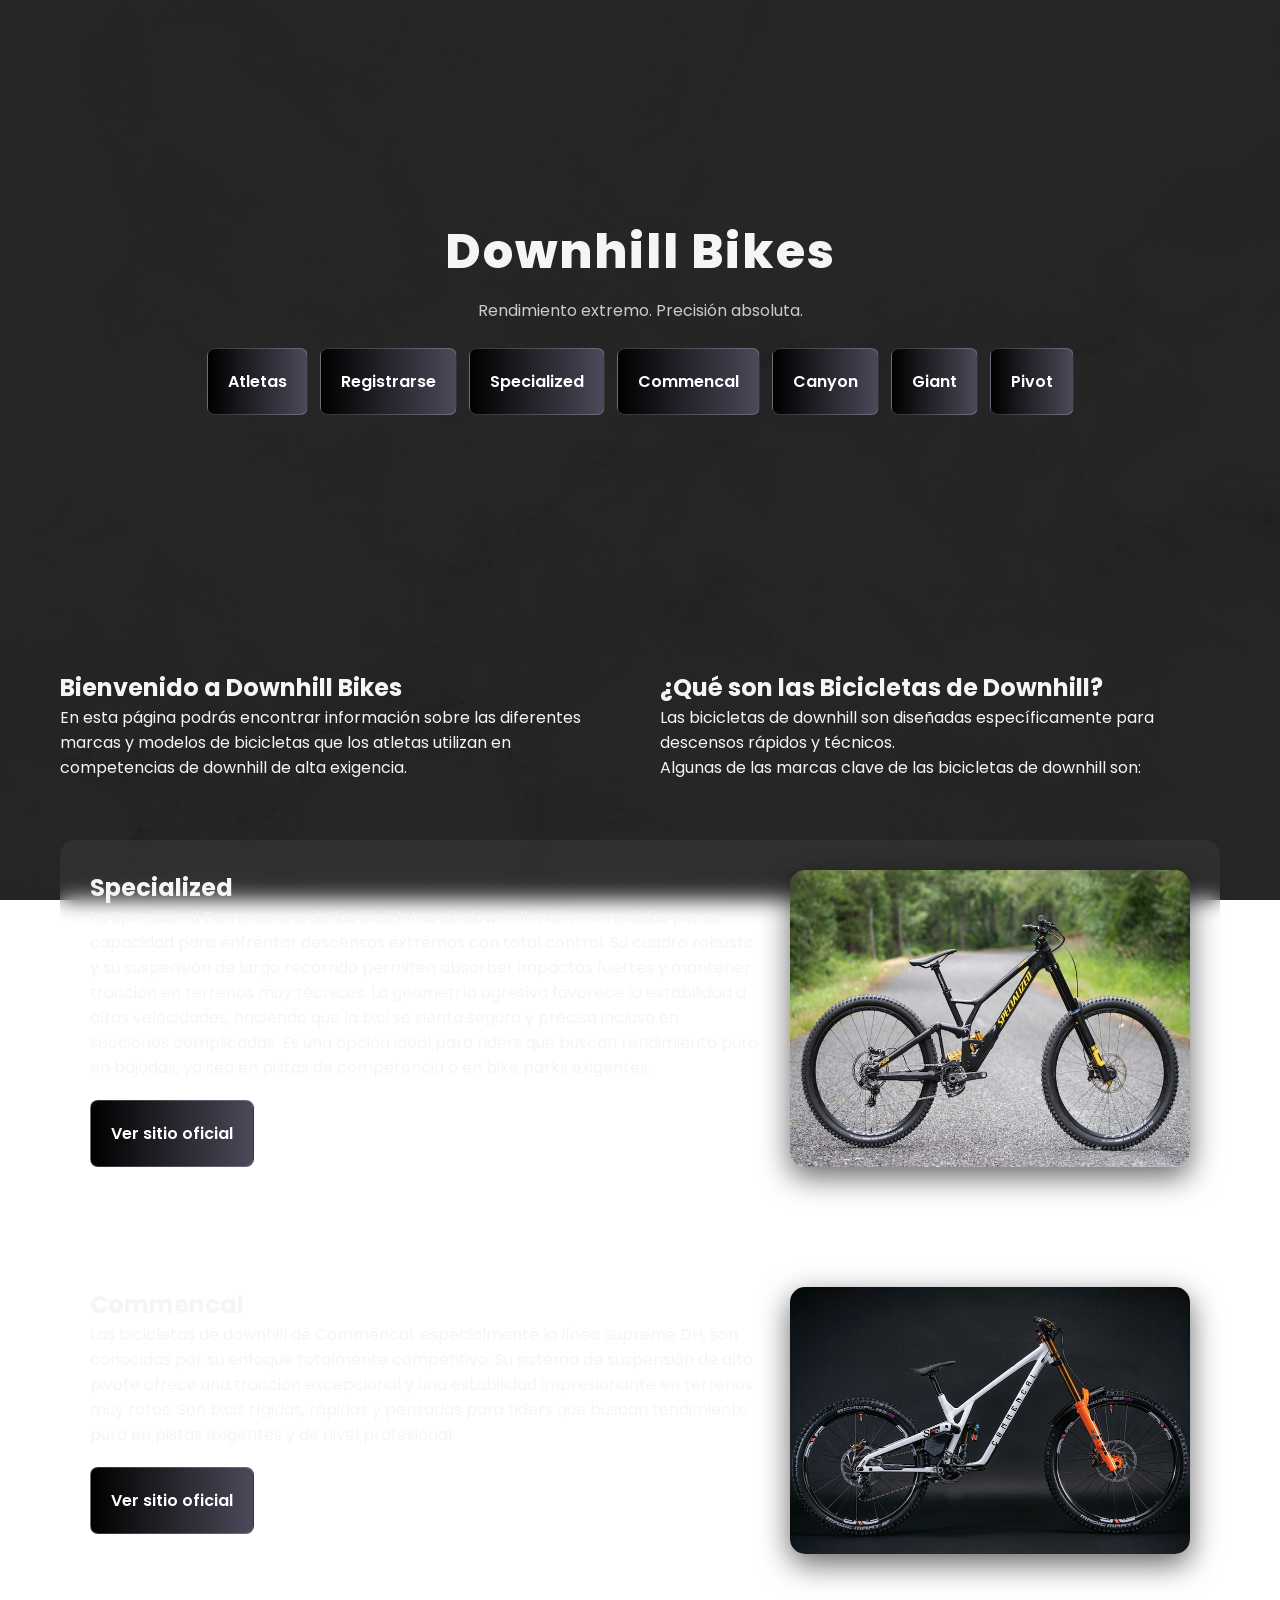
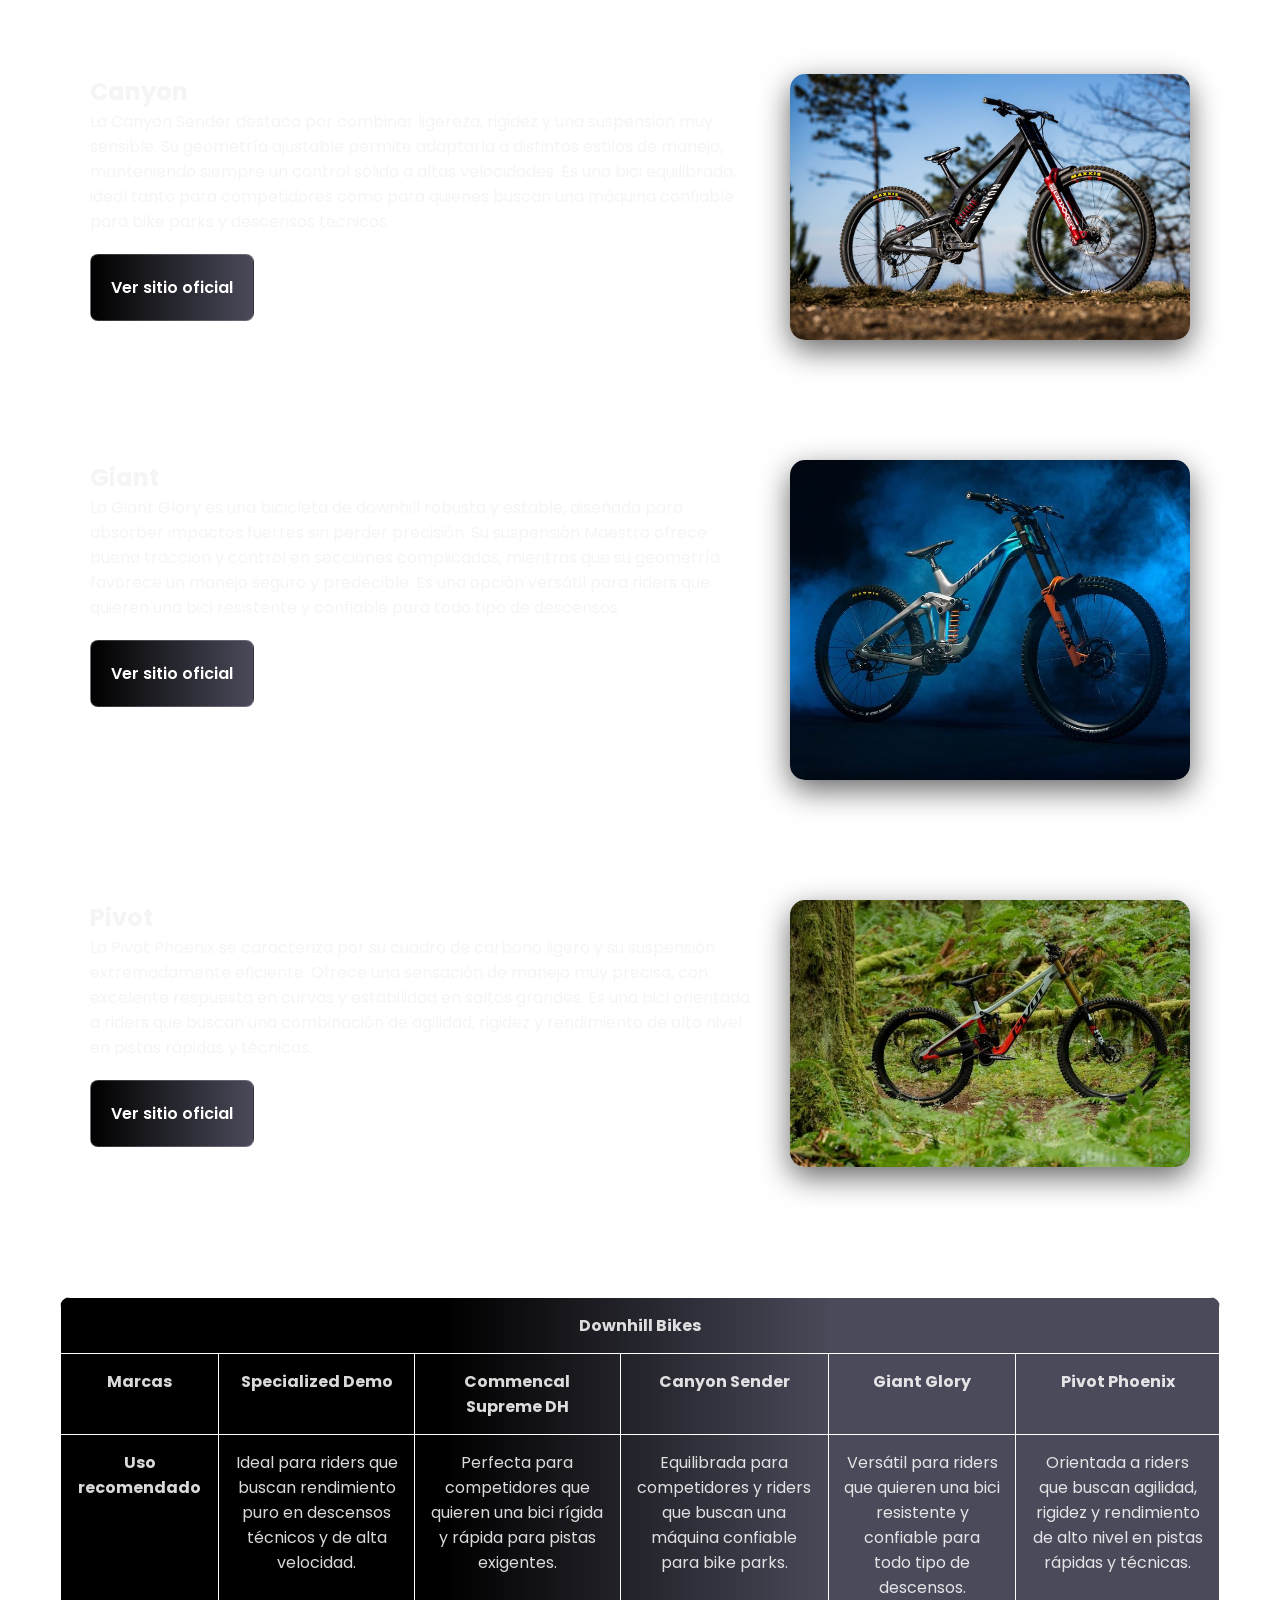
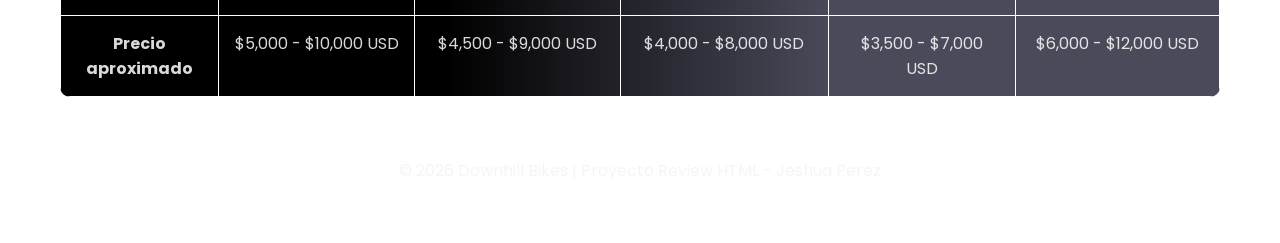
<file: index.html>
<!DOCTYPE html>
<html lang="es">
<head>
    <meta charset="UTF-8">
    <meta name="viewport" content="width=device-width, initial-scale=1.0">
    <meta name="description" content= "Pagina de practica de HTML, para aplicar conocimientos adquiridos en Campus Tec">
    <meta name="keywords" content="HTML, CSS, PAGINA WEB, CAMPUS TEC">
    <meta name="author" content="Jeshua Perez">
    <meta name="aplication-name" content="Campus Tec">
    <meta name="generator" content="Vscode">
    <link rel="icon" type="image/png" href="images/favicon/favicon-96x96.png" sizes="96x96" />
    <link rel="icon" type="image/svg+xml" href="images/favicon/favicon.svg" />
    <link rel="shortcut icon" href="images/favicon/favicon.ico" />
    <link rel="apple-touch-icon" sizes="180x180" href="images/favicon/apple-touch-icon.png" />
    <meta name="apple-mobile-web-app-title" content="MyWebSite" />
    <link rel="manifest" href="images/favicon/site.webmanifest" />

    <title>Downhill Bikes</title>

    <!-- Google Font -->
    <link href="https://fonts.googleapis.com/css2?family=Poppins:wght@300;600;800&display=swap" rel="stylesheet">

    <link rel="stylesheet" href="css/Estilos.css">
</head>

<body>

<header class="hero">
    <div class="hero-content">
        <h1>Downhill Bikes</h1>
        <p>Rendimiento extremo. Precisión absoluta.</p>

        <nav class="botonera">
            <a class="btn" href="pages/Atletas.html">Atletas</a>
            <a class="btn" href="pages/Registro.html">Registrarse</a>
            <a class="btn" href="#Specialized">Specialized</a>
            <a class="btn" href="#Commencal">Commencal</a>
            <a class="btn" href="#Canyon">Canyon</a>
            <a class="btn" href="#Giant">Giant</a>
            <a class="btn" href="#Pivot">Pivot</a>
        </nav>
    </div>
</header>

<main>

<section class="intro">
    <div class="fila">
        <div class="izquierda">
            <h2>Bienvenido a Downhill Bikes</h2>
            <p>En esta página podrás encontrar información sobre las diferentes marcas y modelos de bicicletas que los atletas utilizan en competencias de downhill de alta exigencia.</p>
        </div>

        <div class="derecha">
            <h2>¿Qué son las Bicicletas de Downhill?</h2>
            <p>Las bicicletas de downhill son diseñadas específicamente para descensos rápidos y técnicos.</p>
            <p>Algunas de las marcas clave de las bicicletas de downhill son:</p>
        </div>
    </div>
</section>

<section id="Specialized" class="bike-section">
    <div class="bike-text">
        <h2>Specialized</h2>
        <p>La Specialized Demo es una de las bicicletas de downhill más reconocidas por su capacidad para enfrentar descensos extremos con total control. Su cuadro robusto y su suspensión de largo recorrido permiten absorber impactos fuertes y mantener tracción en terrenos muy técnicos. La geometría agresiva favorece la estabilidad a altas velocidades, haciendo que la bici se sienta segura y precisa incluso en secciones complicadas. Es una opción ideal para riders que buscan rendimiento puro en bajadas, ya sea en pistas de competencia o en bike parks exigentes.</p>
        <a href="https://www.specialized.com/es/es/shop/bicicletas/bicicletas-de-montana/bicis-de-descenso/demo" class="btn">Ver sitio oficial</a>
    </div>
    <img src="images/Specialized.jpg" alt="Specialized Demo" class="bike-image">
</section>

<section id="Commencal" class="bike-section">
    <div class="bike-text">
        <h2>Commencal</h2>
        <p>Las bicicletas de downhill de Commencal, especialmente la línea Supreme DH, son conocidas por su enfoque totalmente competitivo. Su sistema de suspensión de alto pivote ofrece una tracción excepcional y una estabilidad impresionante en terrenos muy rotos. Son bicis rígidas, rápidas y pensadas para riders que buscan rendimiento puro en pistas exigentes y de nivel profesional.</p>
        <a href="https://www.commencal.com/es/landing-supreme-dh-v5.html" class="btn">Ver sitio oficial</a>
    </div>
    <img src="images/Commencal.jpg" alt="Commencal Supreme DH" class="bike-image">
</section>

<section id="Canyon" class="bike-section">
    <div class="bike-text">
        <h2>Canyon</h2>
        <p>La Canyon Sender destaca por combinar ligereza, rigidez y una suspensión muy sensible. Su geometría ajustable permite adaptarla a distintos estilos de manejo, manteniendo siempre un control sólido a altas velocidades. Es una bici equilibrada, ideal tanto para competidores como para quienes buscan una máquina confiable para bike parks y descensos técnicos.</p>
        <a href="https://www.canyon.com/es-es/bicicletas-de-montana/downhill-bikes/sender/?msockid=1216f90034e06152028fef8a355e60a3" class="btn">Ver sitio oficial</a>
    </div>
    <img src="images/Canyon.jpg" alt="Canyon Sender" class="bike-image">
</section>

<section id="Giant" class="bike-section">
    <div class="bike-text">
        <h2>Giant</h2>
        <p>La Giant Glory es una bicicleta de downhill robusta y estable, diseñada para absorber impactos fuertes sin perder precisión. Su suspensión Maestro ofrece buena tracción y control en secciones complicadas, mientras que su geometría favorece un manejo seguro y predecible. Es una opción versátil para riders que quieren una bici resistente y confiable para todo tipo de descensos</p>
        <a href="https://www.giant-bicycles.com/global/glory-advanced-range" class="btn">Ver sitio oficial</a>
    </div>
    <img src="images/Giant.jpg" alt="Giant Glory" class="bike-image">
</section>

<section id="Pivot" class="bike-section">
    <div class="bike-text">
        <h2>Pivot</h2>
        <p>La Pivot Phoenix se caracteriza por su cuadro de carbono ligero y su suspensión extremadamente eficiente. Ofrece una sensación de manejo muy precisa, con excelente respuesta en curvas y estabilidad en saltos grandes. Es una bici orientada a riders que buscan una combinación de agilidad, rigidez y rendimiento de alto nivel en pistas rápidas y técnicas.</p>
        <a href="https://www.pivotcycles.com/en-us/bikes/phoenix" class="btn">Ver sitio oficial</a>
    </div>
    <img src="images/Pivot.jpg" alt="Pivot Phoenix" class="bike-image">
</section>
<section class="table-wrap">
    <table class="bike-table">
        <thead>
            <tr>
                <th colspan="6">Downhill Bikes</th>
            </tr>
            <tr>
                <th>Marcas</th>
                <th>Specialized Demo</th>
                <th>Commencal Supreme DH</th>
                <th>Canyon Sender</th>
                <th>Giant Glory</th>
                <th>Pivot Phoenix</th>
            </tr>
        </thead>

        <tbody>
            <tr>
                <td><strong>Uso recomendado</strong></td>
                <td>Ideal para riders que buscan rendimiento puro en descensos técnicos y de alta velocidad.</td>
                <td>Perfecta para competidores que quieren una bici rígida y rápida para pistas exigentes.</td>
                <td>Equilibrada para competidores y riders que buscan una máquina confiable para bike parks.</td>
                <td>Versátil para riders que quieren una bici resistente y confiable para todo tipo de descensos.</td>
                <td>Orientada a riders que buscan agilidad, rigidez y rendimiento de alto nivel en pistas rápidas y técnicas.</td>
            </tr>

            <tr>
                <td><strong>Precio aproximado</strong></td>
                <td>$5,000 - $10,000 USD</td>
                <td>$4,500 - $9,000 USD</td>
                <td>$4,000 - $8,000 USD</td>
                <td>$3,500 - $7,000 USD</td>
                <td>$6,000 - $12,000 USD</td>
            </tr>
        </tbody>
    </table>
</section>

<footer>
    <p>© 2026 Downhill Bikes | Proyecto Review HTML - Jeshua Perez</p>
</footer>

</main>

</body>
</html>
</file>
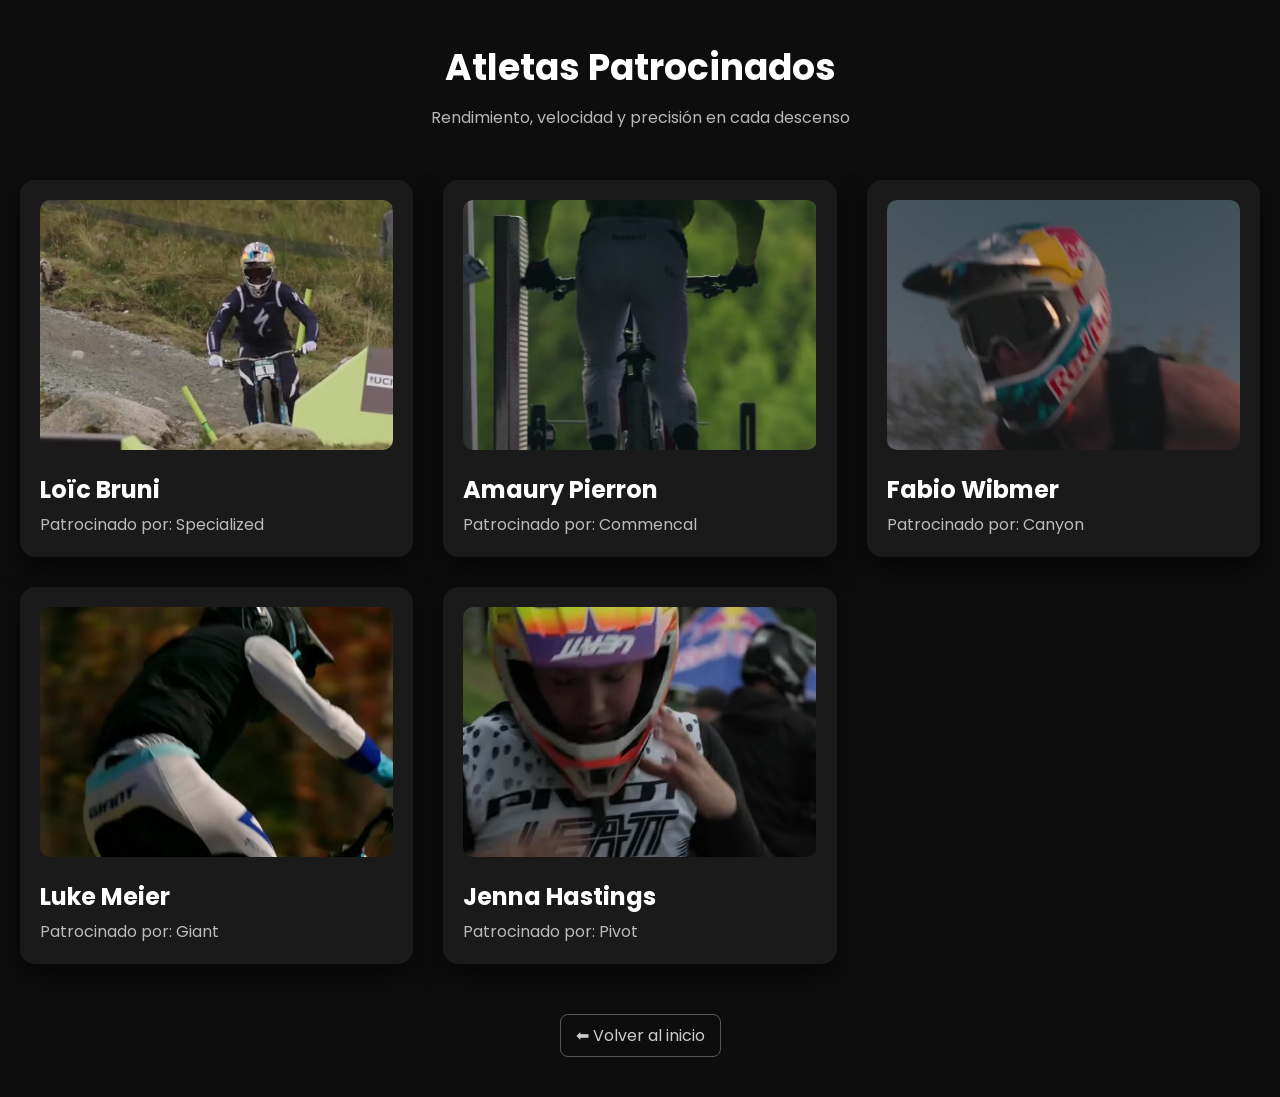
<file: pages/Atletas.html>
<!DOCTYPE html>
<html lang="es">
<head>
<meta charset="UTF-8">
<meta name="viewport" content="width=device-width, initial-scale=1.0">
<meta name="description" content="Atletas de downhill patrocinados por Specialized, Commencal, Canyon, Giant y Pivot.">
<link rel="icon" type="image/png" href="../images/favicon/favicon-96x96.png" sizes="96x96" />
<link rel="icon" type="image/svg+xml" href="../images/favicon/favicon.svg" />
<link rel="shortcut icon" href="../images/favicon/favicon.ico" />
<link rel="apple-touch-icon" sizes="180x180" href="../images/favicon/apple-touch-icon.png" />
<meta name="apple-mobile-web-app-title" content="Downhill Bikes" />
<link rel="manifest" href="../images/favicon/site.webmanifest" />
<link href="https://fonts.googleapis.com/css2?family=Poppins:wght@300;500;700&display=swap" rel="stylesheet">
<link rel="stylesheet" href="../css/atletas.css">
<title>Atletas | Downhill Bikes</title>
</head>

<body>

<header class="header">
    <h1>Atletas Patrocinados</h1>
    <p>Rendimiento, velocidad y precisión en cada descenso</p>
</header>

<section class="atletas-grid">

    <article class="atleta-card">
        <video muted loop playsinline preload="none" poster="../images/loic-bruni.jpg" aria-label="Video de Loïc Bruni">
            <source src="../videos/loic-bruni.mp4" type="video/mp4">
        </video>
        <h2>Loïc Bruni</h2>
        <p>Patrocinado por: Specialized</p>
    </article>

    <article class="atleta-card">
        <video muted loop playsinline preload="none" poster="../images/amaury-pierron.jpg" aria-label="Video de Amaury Pierron">
            <source src="../videos/amaury-pierron.mp4" type="video/mp4">
        </video>
        <h2>Amaury Pierron</h2>
        <p>Patrocinado por: Commencal</p>
    </article>

    <article class="atleta-card">
        <video muted loop playsinline preload="none" poster="../images/fabio-wibmer.jpg" aria-label="Video de Fabio Wibmer">
            <source src="../videos/fabio-wibmer.mp4" type="video/mp4">
        </video>
        <h2>Fabio Wibmer</h2>
        <p>Patrocinado por: Canyon</p>
    </article>

    <article class="atleta-card">
        <video muted loop playsinline preload="none" poster="../images/luke-meier.jpg" aria-label="Video de Luke Meier">
            <source src="../videos/luke-meier.mp4" type="video/mp4">
        </video>
        <h2>Luke Meier</h2>
        <p>Patrocinado por: Giant</p>
    </article>

    <article class="atleta-card">
        <video muted loop playsinline preload="none" poster="../images/jenna-hastings.jpg" aria-label="Video de Jenna Hastings">
            <source src="../videos/jenna-hastings.mp4" type="video/mp4">
        </video>
        <h2>Jenna Hastings</h2>
        <p>Patrocinado por: Pivot</p>
    </article>

</section>

<div class="volver">
    <a href="../index.html">⬅ Volver al inicio</a>
</div>

<script>
// Cada video se carga y reproduce solo cuando está a la vista, para no descargar los 5 a la vez.
const videos = document.querySelectorAll('.atleta-card video');
const observer = new IntersectionObserver((entries) => {
    entries.forEach((entry) => {
        if (entry.isIntersecting) {
            entry.target.play().catch(() => {});
        } else {
            entry.target.pause();
        }
    });
}, { threshold: 0.4 });
videos.forEach((video) => observer.observe(video));
</script>

</body>
</html>
</file>
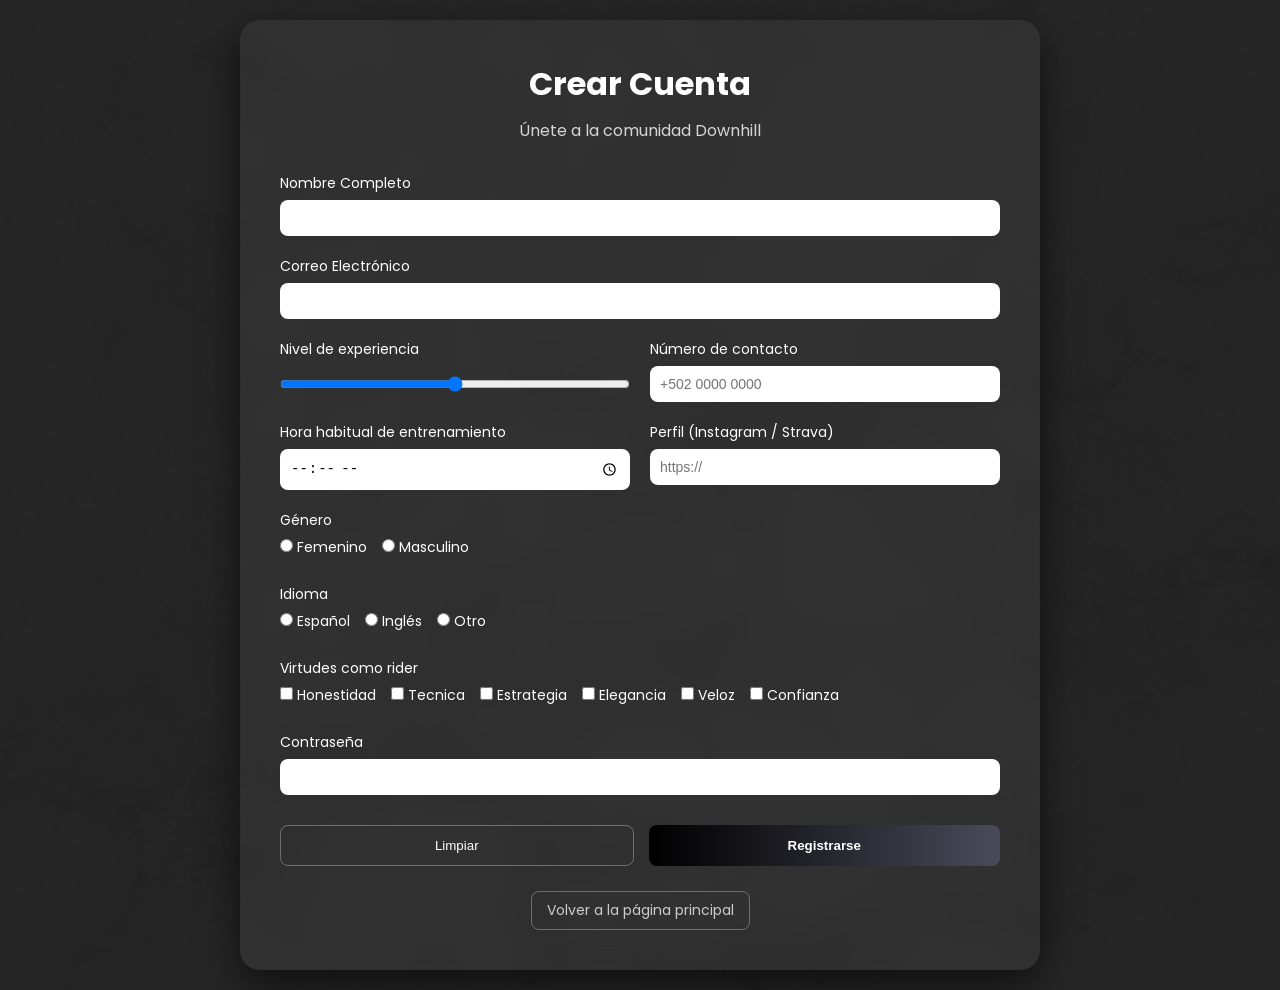
<file: pages/Registro.html>
<!DOCTYPE html>
<html lang="es">
<head>
<meta charset="UTF-8">
<meta name="viewport" content="width=device-width, initial-scale=1.0">
<link rel="icon" type="image/png" href="../images/favicon/favicon-96x96.png" sizes="96x96" />
  <link rel="icon" type="image/svg+xml" href="../images/favicon/favicon.svg" />
  <link rel="shortcut icon" href="../images/favicon/favicon.ico" />
  <link rel="apple-touch-icon" sizes="180x180" href="../images/favicon/apple-touch-icon.png" />
  <meta name="apple-mobile-web-app-title" content="Downhill Bikes" />
  <link rel="manifest" href="../images/favicon/site.webmanifest" />
  <link href="https://fonts.googleapis.com/css2?family=Poppins:wght@300;500;700&display=swap" rel="stylesheet">
  <link rel="stylesheet" href="../css/registro.css">
  <title>Registro | Downhill Bikes</title>
</head>

<body>

<div class="registro-container">

    <div class="registro-card">
        <h1>Crear Cuenta</h1>
        <p>Únete a la comunidad Downhill</p>

        <form>

            <!-- Nombre -->
            <div class="input-group full-width">
                <label>Nombre Completo</label>
                <input type="text" required>
            </div>

            <!-- Correo -->
            <div class="input-group full-width">
                <label>Correo Electrónico</label>
                <input type="email" required>
            </div>

            <!-- Nivel de experiencia -->
            <div class="input-group">
                <label>Nivel de experiencia</label>
                <input type="range" min="0" max="10">
            </div>

            <!-- Teléfono -->
            <div class="input-group">
                <label>Número de contacto</label>
                <input type="tel" placeholder="+502 0000 0000">
            </div>

            <!-- Hora entrenamiento -->
            <div class="input-group">
                <label>Hora habitual de entrenamiento</label>
                <input type="time">
            </div>

            <!-- Perfil -->
            <div class="input-group">
                <label>Perfil (Instagram / Strava)</label>
                <input type="url" placeholder="https://">
            </div>

            <!-- Género -->
            <div class="input-group full-width">
                <label>Género</label>
                <div class="radio-group">
                    <label><input type="radio" name="genero"> Femenino</label>
                    <label><input type="radio" name="genero"> Masculino</label>
                </div>
            </div>

            <!-- Idioma -->
            <div class="input-group full-width">
                <label>Idioma</label>
                <div class="radio-group">
                    <label><input type="radio" name="idioma"> Español</label>
                    <label><input type="radio" name="idioma"> Inglés</label>
                    <label><input type="radio" name="idioma"> Otro</label>
                </div>
            </div>

            <!-- Virtudes -->
            <div class="input-group full-width">
                <label>Virtudes como rider</label>
                <div class="checkbox-group">
                    <label><input type="checkbox"> Honestidad</label>
                    <label><input type="checkbox"> Tecnica</label>
                    <label><input type="checkbox"> Estrategia</label>
                    <label><input type="checkbox"> Elegancia</label>
                    <label><input type="checkbox"> Veloz</label>
                    <label><input type="checkbox"> Confianza</label>
                </div>
            </div>

            <!-- Contraseña -->
            <div class="input-group full-width">
                <label>Contraseña</label>
                <input type="password" required>
            </div>

            <!-- Botones -->
            <div class="form-buttons full-width">
                <input type="reset" value="Limpiar" class="btn-secundario">
                <button type="submit" class="btn-registro">Registrarse</button>
            </div>

        </form>
            <div class="volver">
                <a href="../index.html">Volver a la página principal</a>
            </div>


    </div>

</div>

</body>
</html>
</file>
<file: css/Estilos.css>
/* ===================== RESET ===================== */

* {
    margin: 0;
    padding: 0;
    box-sizing: border-box;
}

body {
    font-family: 'Poppins', sans-serif;
    color: #f5f5f5;
    background: linear-gradient(
        rgba(0,0,0,0.85),
        rgba(0,0,0,0.85)
    ),
    url("../images/descargar.jpeg");
    background-size: cover;
    background-position: center;
    background-attachment: fixed;
}

/* ===================== HERO ===================== */

.hero {
    min-height: 70vh;
    display: flex;
    flex-direction: column;
    justify-content: center;
    align-items: center;
    padding: 40px 20px;
    text-align: center;
}

.hero-content {
    max-width: 900px;
}

.hero h1 {
    font-size: 3rem;
    font-weight: 800;
    letter-spacing: 2px;
    margin-bottom: 10px;
}

.hero p {
    margin-bottom: 25px;
    opacity: 0.8;
}
/* ===================== BOTONES ===================== */

.botonera {
    margin-top: 20px;
    display: flex;
    justify-content: center;
    flex-wrap: wrap;
    gap: 12px;
}

.btn {
    background: linear-gradient(to right, #000, #4a4a5a);
    padding: 20px 20px;
    border-radius: 8px;
    color: white;
    text-decoration: none;
    font-weight: 600;
    transition: 0.3s ease;
    border: 1px solid rgba(255,255,255,0.2);
}

.btn:hover {
    transform: scale(1.05);
    box-shadow: 0 8px 20px rgba(0,0,0,0.5);
}

/* ===================== MAIN ===================== */

main {
    max-width: 1200px;
    margin: auto;
    padding: 40px 20px;
}

/* ===================== INTRO ===================== */

.fila {
    display: flex;
    gap: 40px;
    margin-bottom: 60px;
}

.izquierda, .derecha {
    width: 50%;
}

/* ===================== BIKE SECTIONS ===================== */

.bike-section {
    display: flex;
    gap: 30px;
    margin-bottom: 60px;
    padding: 30px;
    background: rgba(255,255,255,0.05);
    backdrop-filter: blur(10px);
    border-radius: 15px;
    transition: 0.3s ease;
}

.bike-section:hover {
    transform: translateY(-5px);
}

.bike-text {
    flex: 1;
}

.bike-image {
    width: 400px;
    border-radius: 15px;
    box-shadow: 0 10px 30px rgba(0,0,0,0.6);
}
.bike-text {
    display: flex;
    flex-direction: column;
}

.bike-text .btn {
    margin-top: 20px;
    align-self: flex-start; 
}


/* ===================== FOOTER ===================== */

footer {
    text-align: center;
    padding: 20px;
    margin-top: 40px;
    border-top: 1px solid rgba(255,255,255,0.2);
}

/* ===================================================== */
/* TABLA */
/* ===================================================== */

.table-wrap {
    overflow-x: auto;
}

.bike-table {
    width: 100%;
    min-width: 720px;
    border-collapse: collapse;
    border-radius: 10px;
    overflow: hidden;
    background: linear-gradient(
        to right,
        #000000,
        #000000,
        #4a4a5a,
        #4a4a5a
    );
    margin-top: 40px;
}

.bike-table th,
.bike-table td {
    padding: 15px;
    border: 1px solid #ffffff;
    text-align: center;
    vertical-align: top;
    color: rgba(255, 255, 255, 0.85);
}

.bike-table th {
    font-weight: bold;
}

.bike-table tr:hover td {
    background: rgba(255, 255, 255, 0.1);
    transition: 0.2s ease;
}

/* ===================== RESPONSIVE ===================== */

@media (max-width: 900px) {

    .fila {
        flex-direction: column;
    }

    .izquierda, .derecha {
        width: 100%;
    }

    .bike-section {
        flex-direction: column;
        align-items: center;
    }

    .bike-image {
        width: 100%;
    }
}
</file>
<file: css/atletas.css>
/* ===================== RESET ===================== */

* {
    margin: 0;
    padding: 0;
    box-sizing: border-box;
}

/* ===================== BODY ===================== */

body {
    font-family: 'Poppins', sans-serif;
    background: #0d0d0d;
    color: white;
    padding: 40px 20px;
}

/* ===================== HEADER ===================== */

.header {
    text-align: center;
    margin-bottom: 50px;
}

.header h1 {
    font-size: 36px;
    margin-bottom: 10px;
}

.header p {
    opacity: 0.7;
}

/* ===================== GRID ===================== */

.atletas-grid {
    display: grid;
    grid-template-columns: repeat(auto-fit, minmax(300px, 1fr));
    gap: 30px;
}

/* ===================== CARD ===================== */

.atleta-card {
    background: #1a1a1a;
    padding: 20px;
    border-radius: 15px;
    box-shadow: 0 10px 25px rgba(0,0,0,0.6);
    transition: 0.3s ease;
}

.atleta-card:hover {
    transform: translateY(-8px);
}

.atleta-card video {
    width: 100%;
    border-radius: 10px;
    margin-bottom: 15px;
}

.atleta-card h2 {
    margin-bottom: 5px;
}

.atleta-card p {
    opacity: 0.7;
}
.atleta-card video {
    width: 100%;
    height: 250px;
    object-fit: cover;
    border-radius: 10px;
    pointer-events: none;
}


/* ===================== VOLVER ===================== */

.volver {
    text-align: center;
    margin-top: 50px;
}

.volver a {
    text-decoration: none;
    color: #ccc;
    transition: 0.3s ease;
}

.volver a:hover {
    color: white;
}
.volver a {
    display: inline-block;
    padding: 8px 15px;
    border-radius: 8px;
    border: 1px solid rgba(255,255,255,0.3);
}
</file>
<file: css/registro.css>
/* ===================== RESET GENERAL ===================== */

* {
    margin: 0;
    padding: 0;
    box-sizing: border-box;
}

/* ===================== BODY ===================== */

body {
    font-family: 'Poppins', sans-serif;
    background: linear-gradient(
        rgba(0,0,0,0.85),
        rgba(0,0,0,0.85)
    ),
    url("../images/descargar.jpeg");
    background-size: cover;
    background-position: center;
    min-height: 100vh;
    display: flex;
    justify-content: center;
    align-items: center;
}

/* ===================== CONTENEDOR ===================== */

.registro-container {
    width: 100%;
    padding: 20px;
    display: flex;
    justify-content: center;
}

/* ===================== CARD ===================== */

.registro-card {
    background: rgba(255,255,255,0.05);
    backdrop-filter: blur(12px);
    padding: 40px;
    border-radius: 20px;
    width: 800px;
    max-width: 95%;
    color: white;
    box-shadow: 0 15px 40px rgba(0,0,0,0.6);
    animation: aparecer 0.8s ease-in-out;
}

.registro-card h1 {
    text-align: center;
    margin-bottom: 10px;
}

.registro-card p {
    text-align: center;
    margin-bottom: 30px;
    opacity: 0.8;
}

/* ===================== FORM GRID ===================== */

.registro-card form {
    display: grid;
    grid-template-columns: 1fr 1fr;
    gap: 20px;
}

/* Elementos que ocupan todo el ancho */
.full-width {
    grid-column: span 2;
}

/* ===================== INPUT GROUP ===================== */

.input-group {
    display: flex;
    flex-direction: column;
}

.input-group label {
    margin-bottom: 6px;
    font-size: 14px;
}

.input-group input {
    padding: 10px;
    border-radius: 8px;
    border: none;
    outline: none;
    font-size: 14px;
}

/* Efecto al enfocar */
.input-group input:focus {
    box-shadow: 0 0 10px rgba(255,255,255,0.3);
}

/* ===================== RADIO & CHECKBOX ===================== */

.radio-group,
.checkbox-group {
    display: flex;
    flex-wrap: wrap;
    gap: 15px;
}

.radio-group label,
.checkbox-group label {
    font-size: 14px;
    cursor: pointer;
}

/* ===================== BOTONES ===================== */

.form-buttons {
    display: flex;
    gap: 15px;
    margin-top: 10px;
}

.btn-secundario {
    flex: 1;
    padding: 12px;
    border-radius: 8px;
    border: 1px solid rgba(255,255,255,0.3);
    background: transparent;
    color: white;
    cursor: pointer;
    transition: 0.3s ease;
}

.btn-secundario:hover {
    background: rgba(255,255,255,0.1);
}

.btn-registro {
    flex: 1;
    padding: 12px;
    border-radius: 8px;
    border: none;
    font-weight: 600;
    cursor: pointer;
    background: linear-gradient(to right, #000, #4a4a5a);
    color: white;
    transition: 0.3s ease;
}

.btn-registro:hover {
    transform: scale(1.03);
    box-shadow: 0 10px 20px rgba(0,0,0,0.5);
}
/* ===================== BOTON VOLVER ===================== */

.volver {
    text-align: center;
    margin-top: 25px;
}

.volver a {
    text-decoration: none;
    color: #ccc;
    font-size: 14px;
    transition: 0.3s ease;
}

.volver a:hover {
    color: white;
    letter-spacing: 1px;
}
.volver a {
    display: inline-block;
    padding: 8px 15px;
    border-radius: 8px;
    border: 1px solid rgba(255,255,255,0.3);
}

/* ===================== ANIMACIÓN ===================== */

@keyframes aparecer {
    from {
        opacity: 0;
        transform: translateY(20px);
    }
    to {
        opacity: 1;
        transform: translateY(0);
    }
}

/* ===================== RESPONSIVE ===================== */

@media (max-width: 768px) {
    .registro-card {
        padding: 25px;
    }

    .registro-card form {
        grid-template-columns: 1fr;
    }

    .full-width {
        grid-column: span 1;
    }

    .form-buttons {
        flex-direction: column;
    }
}
</file>
